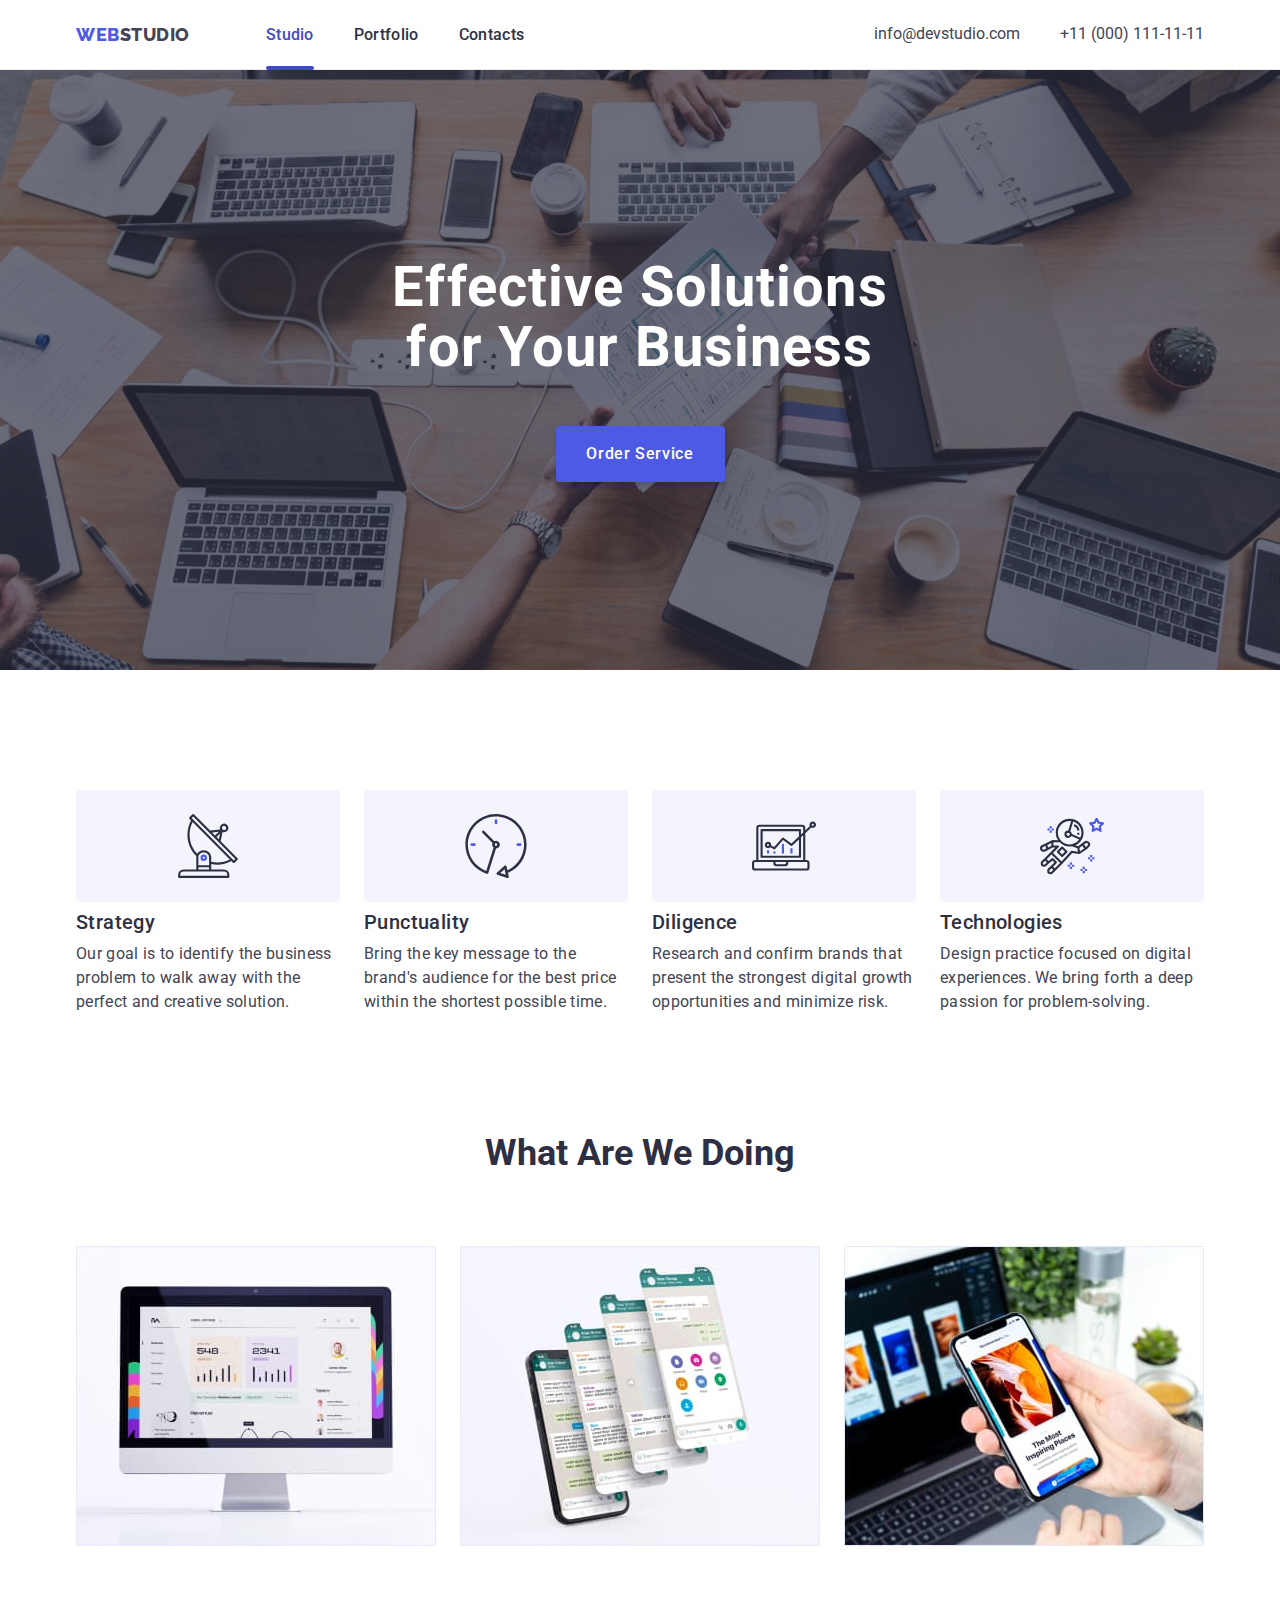
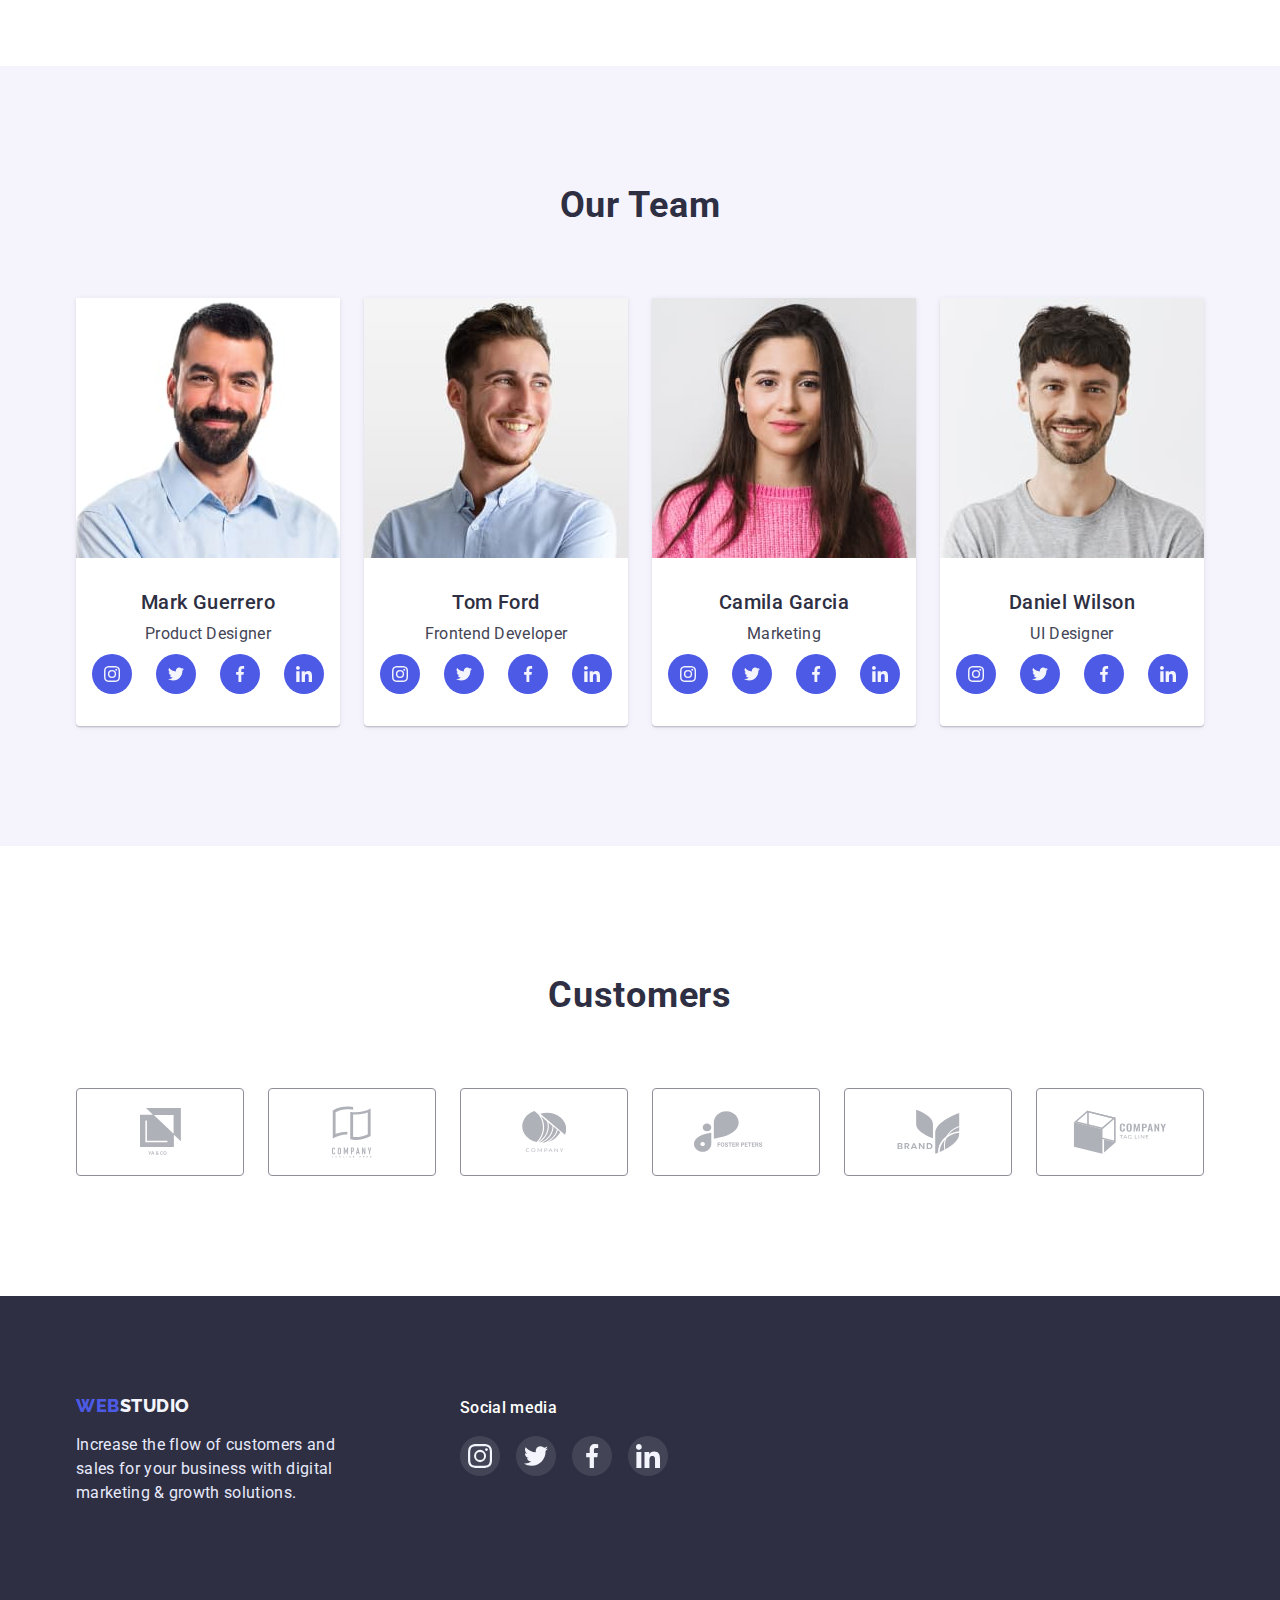
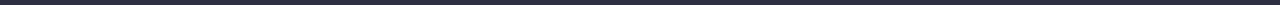
<file: index.html>
<!DOCTYPE html>
<html lang="en">
  <head>
    <meta charset="UTF-8" />
    <meta http-equiv="X-UA-Compatible" content="IE=edge" />
    <meta name="viewport" content="width=device-width, initial-scale=1.0" />
    <title>WebStudio</title>
    <link rel="preconnect" href="https://fonts.googleapis.com" />
    <link rel="preconnect" href="https://fonts.gstatic.com" crossorigin />
    <link rel="preconnect" href="https://fonts.googleapis.com" />
    <link rel="preconnect" href="https://fonts.gstatic.com" crossorigin />
    <link
      href="https://fonts.googleapis.com/css2?family=Raleway:wght@800&family=Roboto:wght@400;500;700;900&display=swap"
      rel="stylesheet"
    />
    <link
      rel="stylesheet"
      href="https://cdnjs.cloudflare.com/ajax/libs/modern-normalize/1.1.0/modern-normalize.min.css"
    />
    <link rel="stylesheet" href="./css/styles.css" />
  </head>

  <body>
    <!-- Header section -->
    <header class="header">
      <div class="container">
        <div class="container-header">
          <a class="logo" href="./index.html">
            <span class="logo-accent">Web</span>Studio</a
          >
          <nav>
            <ul class="site-nav">
              <li class="item">
                <a href="./index.html" class="nav-link current">Studio</a>
              </li>
              <li class="item">
                <a href="./portfolio.html" class="nav-link">Portfolio</a>
              </li>
              <li class="item">
                <a href="" class="nav-link">Contacts</a>
              </li>
            </ul>
          </nav>
          <address class="address">
            <ul class="address-list">
              <li class="item">
                <a href="mailto:info@devstudio.com" class="address-link"
                  >info@devstudio.com</a
                >
              </li>
              <li class="item">
                <a href="tel:+110001111111" class="address-link"
                  >+11 (000) 111-11-11</a
                >
              </li>
            </ul>
          </address>
        </div>
      </div>
    </header>
    <main>
      <!-- section hero -->
      <section class="hero">
        <h1 class="hero-header">Effective Solutions for Your Business</h1>
        <button class="btn" type="button" data-modal-open>Order Service</button>
      </section>
      <!-- section our advantages -->
      <section class="advantages">
        <div class="container">
          <h2 class="visually-hidden">Our advantages</h2>
          <ul class="advantages-list">
            <li class="item">
              <div class="icons">
                <svg class="advantages-sprite">
                  <use href="./images/symbol-defs.svg#icon-antenna"></use>
                </svg>
              </div>
              <h3 class="subtitle-advantages">Strategy</h3>
              <p class="text-advantages">
                Our goal is to identify the business problem to walk away with
                the perfect and creative solution.
              </p>
            </li>
            <li class="item">
              <div class="icons">
                <svg width="64" height="64">
                  <use href="./images/symbol-defs.svg#icon-clock"></use>
                </svg>
              </div>
              <h3 class="subtitle-advantages">Punctuality</h3>
              <p class="text-advantages">
                Bring the key message to the brand's audience for the best price
                within the shortest possible time.
              </p>
            </li>
            <li class="item">
              <div class="icons">
                <svg width="64" height="64">
                  <use href="./images/symbol-defs.svg#icon-diagram"></use>
                </svg>
              </div>
              <h3 class="subtitle-advantages">Diligence</h3>
              <p class="text-advantages">
                Research and confirm brands that present the strongest digital
                growth opportunities and minimize risk.
              </p>
            </li>
            <li class="item">
              <div class="icons">
                <svg width="64" height="64">
                  <use href="./images/symbol-defs.svg#icon-astronaut"></use>
                </svg>
              </div>
              <h3 class="subtitle-advantages">Technologies</h3>
              <p class="text-advantages">
                Design practice focused on digital experiences. We bring forth a
                deep passion for problem-solving.
              </p>
            </li>
          </ul>
        </div>
      </section>
      <!-- section what are we doing -->
      <section class="occupation">
        <div class="container">
          <h2 class="gallery-title">What are we doing</h2>
          <ul class="occupation-list">
            <li class="item">
              <img
                class="gallery-image"
                src="./images/monitor.jpg"
                alt="Desktop monitor"
                width="360"
                height="300"
              />
            </li>
            <li class="item">
              <img
                class="gallery-image"
                src="./images/mobile-messenger.jpg"
                alt="Mobile messenger correspondence"
                width="360"
                height="300"
              />
            </li>
            <li class="item">
              <img
                class="gallery-item"
                src="./images/mobile-in-hand.jpg"
                alt="Mobile phone with a picture on the screen in a hand"
                width="360"
                height="300"
              />
            </li>
          </ul>
        </div>
      </section>
      <!-- section our team -->
      <!-- social links list-->
      <section class="team">
        <div class="container">
          <h2 class="title-section">Our Team</h2>
          <ul class="team-list">
            <li class="team-link">
              <img
                src="./images/product_designer.jpg"
                alt="Man on the photo"
                width="264"
                height="260"
              />
              <h3 class="subtitle-team">Mark Guerrero</h3>
              <p class="text-team">Product Designer</p>
              <ul class="social-links">
                <li>
                  <a
                    href="https://instagram.com"
                    class="link"
                    aria-label="instagram icon"
                  >
                    <svg class="link-icon" width="16" height="16">
                      <use
                        href="./images/symbol-defs.svg#icon-instagram-big"
                      ></use>
                    </svg>
                  </a>
                </li>
                <li>
                  <a
                    href="https://twitter.com"
                    class="link"
                    aria-label="twitter icon"
                  >
                    <svg class="link-icon" width="16" height="16">
                      <use
                        href="./images/symbol-defs.svg#icon-twitter-big"
                      ></use>
                    </svg>
                  </a>
                </li>
                <li>
                  <a
                    href="https://facebook.com"
                    class="link"
                    aria-label="facebook icon"
                  >
                    <svg class="link-icon" width="16" height="16">
                      <use
                        href="./images/symbol-defs.svg#icon-facebook-big"
                      ></use>
                    </svg>
                  </a>
                </li>
                <li>
                  <a
                    href="https://linkedin.com"
                    class="link"
                    aria-label="linkedin icon"
                  >
                    <svg class="link-icon" width="16" height="16">
                      <use
                        href="./images/symbol-defs.svg#icon-linkedin-big"
                      ></use>
                    </svg>
                  </a>
                </li>
              </ul>
            </li>
            <li class="team-link">
              <img
                src="./images/frontend_developer.jpg"
                alt="Man on the photo"
                width="264"
                height="260"
              />
              <h3 class="subtitle-team">Tom Ford</h3>
              <p class="text-team">Frontend Developer</p>
              <ul class="social-links">
                <li>
                  <a
                    href="https://instagram.com"
                    class="link"
                    aria-label="instagram icon"
                  >
                    <svg class="link-icon" width="16" height="16">
                      <use
                        href="./images/symbol-defs.svg#icon-instagram-big"
                      ></use>
                    </svg>
                  </a>
                </li>
                <li>
                  <a
                    href="https://twitter.com"
                    class="link"
                    aria-label="twitter icon"
                  >
                    <svg class="link-icon" width="16" height="16">
                      <use
                        href="./images/symbol-defs.svg#icon-twitter-big"
                      ></use>
                    </svg>
                  </a>
                </li>
                <li>
                  <a
                    href="https://facebook.com"
                    class="link"
                    aria-label="facebook icon"
                  >
                    <svg class="link-icon" width="16" height="16">
                      <use
                        href="./images/symbol-defs.svg#icon-facebook-big"
                      ></use>
                    </svg>
                  </a>
                </li>
                <li>
                  <a
                    href="https://linkedin.com"
                    class="link"
                    aria-label="linkedin icon"
                  >
                    <svg class="link-icon" width="16" height="16">
                      <use
                        href="./images/symbol-defs.svg#icon-linkedin-big"
                      ></use>
                    </svg>
                  </a>
                </li>
              </ul>
            </li>
            <li class="team-link">
              <img
                src="./images/marketing.jpg"
                alt="Woman on the photo"
                width="264"
                height="260"
              />
              <h3 class="subtitle-team">Camila Garcia</h3>
              <p class="text-team">Marketing</p>
              <ul class="social-links">
                <li>
                  <a
                    href="https://instagram.com"
                    class="link"
                    aria-label="instagram icon"
                  >
                    <svg class="link-icon" width="16" height="16">
                      <use
                        href="./images/symbol-defs.svg#icon-instagram-big"
                      ></use>
                    </svg>
                  </a>
                </li>
                <li>
                  <a
                    href="https://twitter.com"
                    class="link"
                    aria-label="twitter icon"
                  >
                    <svg class="link-icon" width="16" height="16">
                      <use
                        href="./images/symbol-defs.svg#icon-twitter-big"
                      ></use>
                    </svg>
                  </a>
                </li>
                <li>
                  <a
                    href="https://facebook.com"
                    class="link"
                    aria-label="facebook icon"
                  >
                    <svg class="link-icon" width="16" height="16">
                      <use
                        href="./images/symbol-defs.svg#icon-facebook-big"
                      ></use>
                    </svg>
                  </a>
                </li>
                <li>
                  <a
                    href="https://linkedin.com"
                    class="link"
                    aria-label="linkedin icon"
                  >
                    <svg class="link-icon" width="16" height="16">
                      <use
                        href="./images/symbol-defs.svg#icon-linkedin-big"
                      ></use>
                    </svg>
                  </a>
                </li>
              </ul>
            </li>
            <li class="team-link">
              <img
                src="./images/ui_designer.jpg"
                alt="Man on the photo"
                width="264"
                height="260"
              />
              <h3 class="subtitle-team">Daniel Wilson</h3>
              <p class="text-team">UI Designer</p>
              <ul class="social-links">
                <li>
                  <a
                    href="https://instagram.com"
                    class="link"
                    aria-label="instagram icon"
                  >
                    <svg class="link-icon" width="16" height="16">
                      <use
                        href="./images/symbol-defs.svg#icon-instagram-big"
                      ></use>
                    </svg>
                  </a>
                </li>
                <li>
                  <a
                    href="https://twitter.com"
                    class="link"
                    aria-label="twitter icon"
                  >
                    <svg class="link-icon" width="16" height="16">
                      <use
                        href="./images/symbol-defs.svg#icon-twitter-big"
                      ></use>
                    </svg>
                  </a>
                </li>
                <li>
                  <a
                    href="https://facebook.com"
                    class="link"
                    aria-label="facebook icon"
                  >
                    <svg class="link-icon" width="16" height="16">
                      <use
                        href="./images/symbol-defs.svg#icon-facebook-big"
                      ></use>
                    </svg>
                  </a>
                </li>
                <li>
                  <a
                    href="https://linkedin.com"
                    class="link"
                    aria-label="linkedin icon"
                  >
                    <svg class="link-icon" width="16" height="16">
                      <use
                        href="./images/symbol-defs.svg#icon-linkedin-big"
                      ></use>
                    </svg>
                  </a>
                </li>
              </ul>
            </li>
          </ul>
        </div>
      </section>
      <!-- customers -->
      <section class="customers">
        <div class="container">
          <h2 class="title-section">Customers</h2>
          <ul class="customers-list">
            <li class="customers-image">
              <a href="" class="customers-link">
                <svg class="customers-logo" width="41" height="46.97">
                  <use href="./images/symbol-defs.svg#icon-customer1"></use>
                </svg>
              </a>
            </li>
            <li class="customers-image">
              <a href="" class="customers-link">
                <svg class="customers-logo" width="40" height="52">
                  <use href="./images/symbol-defs.svg#icon-customer2"></use>
                </svg>
              </a>
            </li>
            <li class="customers-image">
              <a href="" class="customers-link">
                <svg class="customers-logo" width="44" height="41">
                  <use href="./images/symbol-defs.svg#icon-customer3"></use>
                </svg>
              </a>
            </li>
            <li class="customers-image">
              <a href="" class="customers-link">
                <svg class="customers-logo" width="84" height="41">
                  <use href="./images/symbol-defs.svg#icon-customer4"></use>
                </svg>
              </a>
            </li>
            <li class="customers-image">
              <a href="" class="customers-link">
                <svg class="customers-logo" width="63" height="45">
                  <use href="./images/symbol-defs.svg#icon-customer5"></use>
                </svg>
              </a>
            </li>
            <li class="customers-image">
              <a href="" class="customers-link">
                <svg class="customers-logo" width="94" height="44">
                  <use href="./images/symbol-defs.svg#icon-customer6"></use>
                </svg>
              </a>
            </li>
          </ul>
        </div>
      </section>
    </main>
    <!-- Footer area -->
    <footer class="footer">
      <div class="footer-container">
        <div class="logo-container">
          <a class="footer-logo" href="./index.html">
            <span class="logo-accent">Web</span>Studio</a
          >
          <p class="footer-text">
            Increase the flow of customers and sales for your business with
            digital marketing & growth solutions.
          </p>
        </div>
        <div class="footer-social">
          <p class="social-title">Social media</p>
          <ul class="social-icons">
            <li class="social-item">
              <a href="" class="social-link" aria-label="instagram icon"
                ><svg class="social-icon" width="24" height="24">
                  <use
                    href="./images/symbol-defs.svg#icon-instagram-small"
                  ></use></svg
              ></a>
            </li>
            <li class="social-item">
              <a href="" class="social-link" aria-label="twitter icon"
                ><svg class="social-icon" width="24" height="24">
                  <use
                    href="./images/symbol-defs.svg#icon-twitter-small"
                  ></use></svg
              ></a>
            </li>
            <li class="social-item">
              <a href="" class="social-link" aria-label="facebook icon"
                ><svg class="social-icon" width="24" height="24">
                  <use
                    href="./images/symbol-defs.svg#icon-facebook-small"
                  ></use></svg
              ></a>
            </li>
            <li class="social-item">
              <a href="" class="social-link" aria-label="linkedin icon"
                ><svg class="social-icon" width="24" height="24">
                  <use
                    href="./images/symbol-defs.svg#icon-linkedin-small"
                  ></use></svg
              ></a>
            </li>
          </ul>
        </div>
      </div>
    </footer>
    <div class="backdrop is-hidden" data-modal>
      <div class="modal">
        <button type="button" class="modal-close-btn" data-modal-close>
          <svg class="modal-close-btn-icon" width="8" height="8">
            <use href="./images/symbol-defs.svg#icon-close-modal"></use>
          </svg>
        </button>
      </div>
    </div>

    <script src="./js/modals.js"></script>
  </body>
</html>
</file>
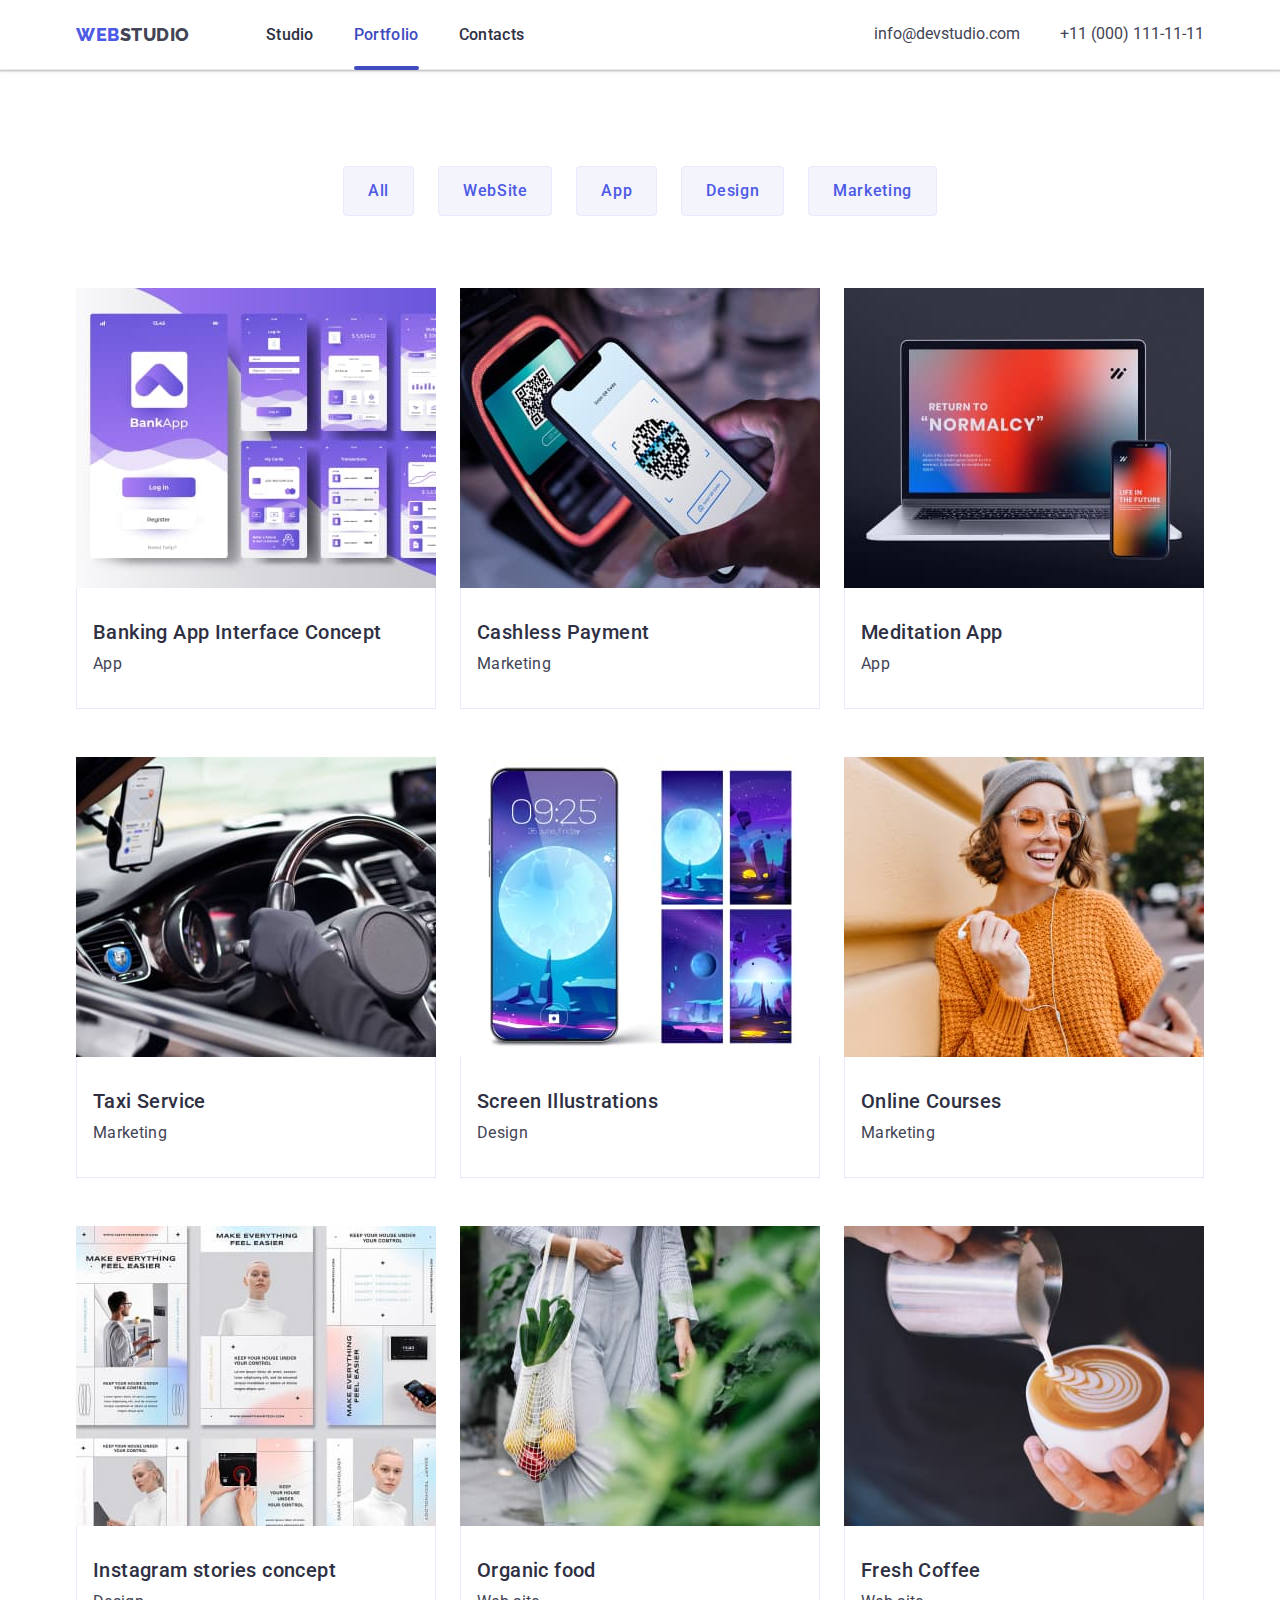
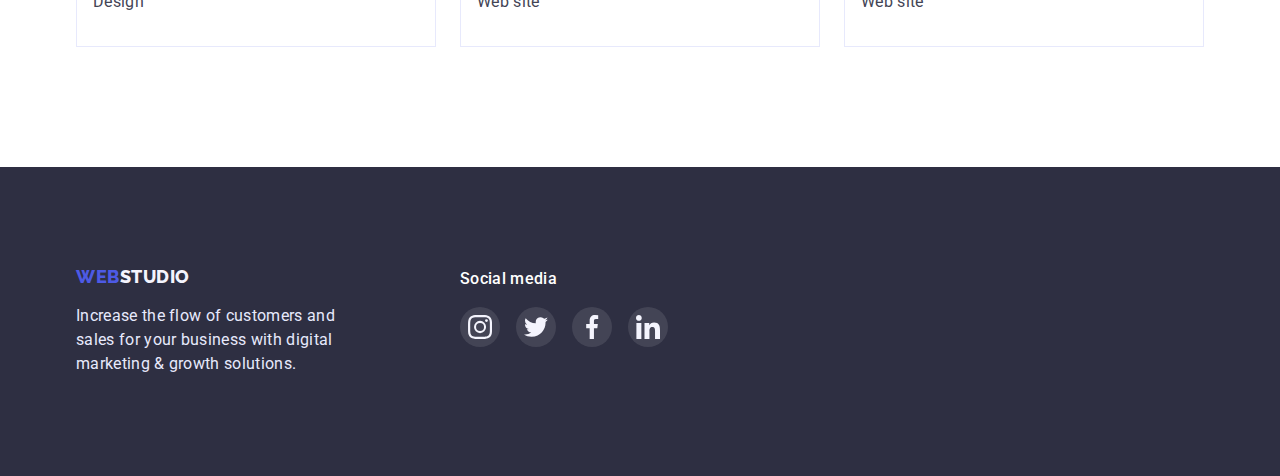
<file: portfolio.html>
<!DOCTYPE html>
<html lang="en">
  <head>
    <meta charset="UTF-8" />
    <meta http-equiv="X-UA-Compatible" content="IE=edge" />
    <meta name="viewport" content="width=device-width, initial-scale=1.0" />
    <title>Portfolio</title>
    <link
      href="https://fonts.googleapis.com/css2?family=Raleway:wght@800&family=Roboto:wght@400;500;700;900&display=swap"
      rel="stylesheet"
    />
    <link
      rel="stylesheet"
      href="https://cdnjs.cloudflare.com/ajax/libs/modern-normalize/1.1.0/modern-normalize.min.css"
    />
    <link rel="stylesheet" href="./css/styles.css" />
  </head>

  <body>
    <!-- Header section -->
    <header class="header">
      <div class="container">
        <div class="container-header">
          <a class="logo" href="./index.html">
            <span class="logo-accent">Web</span>Studio</a
          >
          <nav>
            <ul class="site-nav">
              <li class="item">
                <a href="./index.html" class="nav-link">Studio</a>
              </li>
              <li class="item">
                <a href="./portfolio.html" class="nav-link current"
                  >Portfolio</a
                >
              </li>
              <li class="item">
                <a href="" class="nav-link">Contacts</a>
              </li>
            </ul>
          </nav>
          <address class="address">
            <ul class="address-list">
              <li class="item">
                <a href="mailto:info@devstudio.com" class="address-link"
                  >info@devstudio.com</a
                >
              </li>
              <li class="item">
                <a href="tel:+110001111111" class="address-link"
                  >+11 (000) 111-11-11</a
                >
              </li>
            </ul>
          </address>
        </div>
      </div>
    </header>
    <!-- Main content of the site -->
    <main>
      <section class="section-portfolio">
        <div class="container">
          <h1 class="visually-hidden">List of our projects</h1>
          <ul class="btn-list">
            <li class="btn-item"><button class="button">All</button></li>
            <li class="btn-item">
              <button class="button">WebSite</button>
            </li>
            <li class="btn-item"><button class="button">App</button></li>
            <li class="btn-item">
              <button class="button">Design</button>
            </li>
            <li class="btn-item">
              <button class="button">Marketing</button>
            </li>
          </ul>
          <ul class="card-set">
            <li class="card-item">
              <a href="" class="card-item-link">
                <div class="team-list-img-wrapper">
                  <img
                    src="./images/banking-img.jpg"
                    alt="banking app interface"
                    width="360"
                    height="300"
                  />
                  <p class="overlay">
                    14 Stylish and User-Friendly App Design Concepts · Task
                    Manager App · Calorie Tracker App · Exotic Fruit Ecommerce
                    App · Cloud Storage App
                  </p>
                </div>
                <div class="card-container">
                  <h2 class="projects-header">Banking App Interface Concept</h2>
                  <p class="projects-text">App</p>
                </div>
              </a>
            </li>
            <li class="card-item">
              <a href="" class="card-item-link">
                <div class="team-list-img-wrapper">
                  <img
                    src="./images/cashless-img.jpg"
                    alt="cashless payment"
                    width="360"
                    height="300"
                  />
                  <p class="overlay">
                    14 Stylish and User-Friendly App Design Concepts · Task
                    Manager App · Calorie Tracker App · Exotic Fruit Ecommerce
                    App · Cloud Storage App
                  </p>
                </div>

                <div class="card-container">
                  <h2 class="projects-header">Cashless Payment</h2>
                  <p class="projects-text">Marketing</p>
                </div>
              </a>
            </li>
            <li class="card-item">
              <a href="" class="card-item-link">
                <div class="team-list-img-wrapper">
                  <img
                    src="./images/meditation-img.jpg"
                    alt="meditation app"
                    width="360"
                    height="300"
                  />
                  <p class="overlay">
                    14 Stylish and User-Friendly App Design Concepts · Task
                    Manager App · Calorie Tracker App · Exotic Fruit Ecommerce
                    App · Cloud Storage App
                  </p>
                </div>

                <div class="card-container">
                  <h2 class="projects-header">Meditation App</h2>
                  <p class="projects-text">App</p>
                </div>
              </a>
            </li>
            <li class="card-item">
              <a href="" class="card-item-link">
                <div class="team-list-img-wrapper">
                  <img
                    src="./images/taxi-img.jpg"
                    alt="taxi service"
                    width="360"
                    height="300"
                  />
                  <p class="overlay">
                    14 Stylish and User-Friendly App Design Concepts · Task
                    Manager App · Calorie Tracker App · Exotic Fruit Ecommerce
                    App · Cloud Storage App
                  </p>
                </div>

                <div class="card-container">
                  <h2 class="projects-header">Taxi Service</h2>
                  <p class="projects-text">Marketing</p>
                </div>
              </a>
            </li>
            <li class="card-item">
              <a href="" class="card-item-link">
                <div class="team-list-img-wrapper">
                  <img
                    src="./images/screen-img.jpg"
                    alt="screen illustrations"
                    width="360"
                    height="300"
                  />
                  <p class="overlay">
                    14 Stylish and User-Friendly App Design Concepts · Task
                    Manager App · Calorie Tracker App · Exotic Fruit Ecommerce
                    App · Cloud Storage App
                  </p>
                </div>

                <div class="card-container">
                  <h2 class="projects-header">Screen Illustrations</h2>
                  <p class="projects-text">Design</p>
                </div>
              </a>
            </li>
            <li class="card-item">
              <a href="" class="card-item-link">
                <div class="team-list-img-wrapper">
                  <img
                    src="./images/online-img.jpg"
                    alt="online courses"
                    width="360"
                    height="300"
                  />
                  <p class="overlay">
                    14 Stylish and User-Friendly App Design Concepts · Task
                    Manager App · Calorie Tracker App · Exotic Fruit Ecommerce
                    App · Cloud Storage App
                  </p>
                </div>

                <div class="card-container">
                  <h2 class="projects-header">Online Courses</h2>
                  <p class="projects-text">Marketing</p>
                </div>
              </a>
            </li>
            <li class="card-item">
              <a href="" class="card-item-link">
                <div class="team-list-img-wrapper">
                  <img
                    src="./images/instagram-img.jpg"
                    alt="instagram stories"
                    width="360"
                    height="300"
                  />
                  <p class="overlay">
                    14 Stylish and User-Friendly App Design Concepts · Task
                    Manager App · Calorie Tracker App · Exotic Fruit Ecommerce
                    App · Cloud Storage App
                  </p>
                </div>

                <div class="card-container">
                  <h2 class="projects-header">Instagram stories concept</h2>
                  <p class="projects-text">Design</p>
                </div>
              </a>
            </li>
            <li class="card-item">
              <a href="" class="card-item-link">
                <div class="team-list-img-wrapper">
                  <img
                    src="./images/organic-img.jpg"
                    alt="organic food"
                    width="360"
                    height="300"
                  />
                  <p class="overlay">
                    14 Stylish and User-Friendly App Design Concepts · Task
                    Manager App · Calorie Tracker App · Exotic Fruit Ecommerce
                    App · Cloud Storage App
                  </p>
                </div>

                <div class="card-container">
                  <h2 class="projects-header">Organic food</h2>
                  <p class="projects-text">Web site</p>
                </div>
              </a>
            </li>
            <li class="card-item">
              <a href="" class="card-item-link">
                <div class="team-list-img-wrapper">
                  <img
                    src="./images/fresh-img.jpg"
                    alt="fresh coffee"
                    width="360"
                    height="300"
                  />
                  <p class="overlay">
                    14 Stylish and User-Friendly App Design Concepts · Task
                    Manager App · Calorie Tracker App · Exotic Fruit Ecommerce
                    App · Cloud Storage App
                  </p>
                </div>
                <div class="card-container">
                  <h2 class="projects-header">Fresh Coffee</h2>
                  <p class="projects-text">Web site</p>
                </div>
              </a>
            </li>
          </ul>
        </div>
      </section>
    </main>
    <!-- Footer area -->
    <footer class="footer">
      <div class="footer-container">
        <div class="logo-container">
          <a class="footer-logo" href="./index.html">
            <span class="logo-accent">Web</span>Studio</a
          >
          <p class="footer-text">
            Increase the flow of customers and sales for your business with
            digital marketing & growth solutions.
          </p>
        </div>
        <div class="footer-social">
          <p class="social-title">Social media</p>
          <ul class="social-icons">
            <li class="social-item">
              <a href="" class="social-link" aria-label="instagram icon"
                ><svg class="social-icon" width="24" height="24">
                  <use
                    href="./images/symbol-defs.svg#icon-instagram-small"
                  ></use></svg
              ></a>
            </li>
            <li class="social-item">
              <a href="" class="social-link" aria-label="twitter icon"
                ><svg class="social-icon" width="24" height="24">
                  <use
                    href="./images/symbol-defs.svg#icon-twitter-small"
                  ></use></svg
              ></a>
            </li>
            <li class="social-item">
              <a href="" class="social-link" aria-label="facebook icon"
                ><svg class="social-icon" width="24" height="24">
                  <use
                    href="./images/symbol-defs.svg#icon-facebook-small"
                  ></use></svg
              ></a>
            </li>
            <li class="social-item">
              <a href="" class="social-link" aria-label="linkedin icon"
                ><svg class="social-icon" width="24" height="24">
                  <use
                    href="./images/symbol-defs.svg#icon-linkedin-small"
                  ></use></svg
              ></a>
            </li>
          </ul>
        </div>
      </div>
    </footer>
  </body>
</html>
</file>
<file: css/styles.css>
:root {
  --primary-bg-color: #ffffff;
  --secondary-bg-color: #4d5ae5;
  --color-main-text: #434455;
  --color-secondary-text: #2e2f42;
  --accent: #404bbf;
  --color-bg-team: #f5f4fd;
  --color-footer-logo: #f4f4fd;
  --color-footer-text: #e7e9fc;
  --border-customers-color: #8e8f99;
  --customers-logo-color: #afb1b8;
  --transition-duration-and-func: 250ms cubic-bezier(0.4, 0, 0.2, 1);
}

/* General formatting */

body {
  background-color: var(--primary-bg-color);
  color: var(--color-main-text);
  font-family: "Roboto", sans-serif;
  font-style: normal;
  font-size: 16px;
}

ul,
ol {
  list-style: none;
  padding: 0;
  margin: 0;
}

a {
  text-decoration: none;
}

button {
  cursor: pointer;
}

.container {
  margin-right: auto;
  margin-left: auto;
  width: 1158px;
  padding-left: 15px;
  padding-right: 15px;
}

/* Logo */
.logo {
  margin-right: 76px;

  color: var(--color-main-text);
  font-family: "Raleway", sans-serif;
  font-weight: 800;
  font-size: 18px;
  line-height: 1.33;
  letter-spacing: 0.03em;
  text-transform: uppercase;
}

.logo-accent {
  color: var(--secondary-bg-color);
}

/* Header */

.header {
  border-bottom: 1px solid #ececec;
  box-shadow: 0px 2px 1px rgba(46, 47, 66, 0.08),
    0px 1px 1px rgba(46, 47, 66, 0.16), 0px 1px 6px rgba(46, 47, 66, 0.08);
}

.container-header {
  display: flex;
  align-items: center;
}

/* Nav */

.site-nav {
  display: flex;
}

.site-nav .item:not(:first-child) {
  margin-left: 40px;
}

.nav-link {
  display: block;
  padding-top: 24px;
  padding-bottom: 24px;

  color: var(--color-secondary-text);
  font-weight: 500;
  line-height: 1.33;
  letter-spacing: 0.02em;
  transition: color var(--transition-duration-and-func);
}

.nav-link:hover,
.nav-link:focus {
  color: var(--accent);
}

.nav-link.current {
  color: var(--accent);
  position: relative;
}

.nav-link.current::after {
  content: "";
  position: absolute;
  display: block;
  bottom: -1px;

  width: 100%;
  height: 4px;
  border-radius: 2px;
  background-color: var(--accent);
}

.address {
  margin-left: auto;
}

.address-list {
  display: flex;
}

.address-list .item + .item {
  margin-left: 40px;
}

.address-link {
  font-style: normal;
  color: var(--color-main-text);
  transition: color var(--transition-duration-and-func);
}
.address-link:hover,
.address-link:focus {
  color: var(--accent);
}

/* Section hero */
.hero {
  padding: 188px 0;
  margin-right: auto;
  margin-left: auto;
  text-align: center;
  max-width: 1440px;
  background-position: center;
  background-size: cover;
  background-image: linear-gradient(
      rgba(46, 47, 66, 0.7),
      rgba(46, 47, 66, 0.7)
    ),
    url(../images/people-office.jpg);
}

.hero-header {
  margin-top: 0;
  margin-bottom: 48px;
  margin-left: auto;
  margin-right: auto;
  width: 496px;
  font-weight: 700;
  font-size: 56px;
  line-height: 1.07;
  text-align: center;
  letter-spacing: 0.02em;
  color: var(--primary-bg-color);
}

.btn {
  border: none;
  border-radius: 4px;
  width: 169px;
  height: 56px;

  box-shadow: 0px 4px 4px rgba(0, 0, 0, 0.15);
  background-color: var(--secondary-bg-color);
  color: var(--primary-bg-color);

  font-family: "Roboto", sans-serif;
  font-weight: 500;
  font-size: 16px;
  line-height: 1.33;
  letter-spacing: 0.04em;
  transition: background-color var(--transition-duration-and-func);
}

.btn:hover,
.btn:focus {
  background-color: var(--accent);
}

/* Our advantages section style */
.advantages {
  padding-top: 120px;
}

.visually-hidden {
  position: absolute;
  white-space: nowrap;
  width: 1px;
  height: 1px;
  overflow: hidden;
  border: 0;
  padding: 0;
  clip: rect(0 0 0 0);
  clip-path: inset(50%);
  margin: -1px;
}

.advantages-list {
  display: flex;
}

.advantages-list > .item {
  flex-basis: calc((100% - 72px) / 4);
  display: flex;
  flex-direction: column;
}

.icons {
  display: flex;
  justify-content: center;
  padding-top: 24px;
  padding-bottom: 24px;
  border-radius: 4px;
  background-color: var(--color-footer-logo);
}

.advantages-sprite {
  width: 64px;
  height: 64px;
}

.subtitle-advantages {
  margin-top: 8px;
  margin-bottom: 8px;
  font-weight: 500;
  font-size: 20px;
  line-height: 1.2;
  letter-spacing: 0.02em;
  color: var(--color-secondary-text);
}

.text-advantages {
  margin: 0;
  line-height: 1.5;
  letter-spacing: 0.02em;
}

.advantages-list .item + .item {
  margin-left: 24px;
}

/* Section what are we doing */

.occupation {
  padding-top: 120px;
  padding-bottom: 120px;
}

.gallery-title {
  margin-top: 0;
  margin-bottom: 72px;

  font-weight: 700;
  font-size: 36px;
  line-height: 1.11;
  color: var(--color-secondary-text);
  text-align: center;
  text-transform: capitalize;
}

img {
  display: block;
  max-width: 100%;
  height: auto;
}

.occupation-list {
  display: flex;
}

.occupation-list .item + .item {
  margin-left: 24px;
}

/* Section our team  */
.team {
  padding-top: 120px;
  padding-bottom: 120px;
  background-color: var(--color-bg-team);
}

.title-section {
  margin-top: 0;
  margin-bottom: 72px;

  font-weight: 700;
  font-size: 36px;
  line-height: 1.11;
  letter-spacing: 0.02em;
  text-align: center;
  text-transform: capitalize;
  color: var(--color-secondary-text);
}

.team-list {
  display: flex;
}

.team-link {
  padding-bottom: 32px;
  border-radius: 0px 0px 4px 4px;
  background-color: var(--primary-bg-color);
  box-shadow: 0px 1px 6px rgba(46, 47, 66, 0.08),
    0px 1px 1px rgba(46, 47, 66, 0.16), 0px 2px 1px rgba(46, 47, 66, 0.08);
}

.team-link:not(:last-child) {
  margin-right: 24px;
}

.subtitle-team {
  margin-top: 32px;
  margin-bottom: 8px;
  font-weight: 500;
  font-size: 20px;
  line-height: 1.2;
  letter-spacing: 0.02em;
  text-align: center;
  color: var(--color-secondary-text);
}

.text-team {
  margin-top: 0;
  margin-bottom: 0;
  text-align: center;
  line-height: 1.5;
  letter-spacing: 0.02em;
}

/* social links list */

.social-links {
  display: flex;
  justify-content: center;
  margin-top: 8px;
}

.social-links .link {
  display: flex;
  align-items: center;
  justify-content: center;
  width: 40px;
  height: 40px;
  border-radius: 50%;

  background-color: var(--secondary-bg-color);
  transition: background-color var(--transition-duration-and-func);
}

.social-links > li {
  margin-right: 24px;
}

.social-links > li:last-child {
  margin-right: 0;
}

.social-links .link:hover,
.social-links .link:focus {
  background-color: var(--accent);
}

/* customers */

.customers {
  padding-top: 130px;
  padding-bottom: 120px;
}

.customers-list {
  display: flex;
}

.customers-image {
  display: flex;
}

.customers-image:not(:last-child) {
  margin-right: 24px;
}

.customers-link {
  display: flex;
  justify-content: center;
  align-items: center;
  fill: var(--customers-logo-color);
  width: 168px;
  height: 88px;
  border: 1px solid var(--border-customers-color);
  border-radius: 4px;
  transition: fill var(--transition-duration-and-func),
    border-color var(--transition-duration-and-func);
}

.customer-logo {
  fill: #afb1b8;
}

.customers-list .customers-link:hover,
.customers-list .customers-link:focus {
  fill: var(--accent);
  border-color: var(--accent);
}

/* Footer */
.footer {
  padding-top: 100px;
  padding-bottom: 100px;
  background-color: var(--color-secondary-text);
}

.footer-container {
  display: flex;
  width: 1158px;
  margin-right: auto;
  margin-left: auto;
  padding-left: 15px;
  padding-right: 15px;
}

.logo-container {
  display: flex;
  flex-direction: column;
}
.footer-logo {
  margin-bottom: 16px;
  color: var(--color-footer-logo);
  font-family: "Raleway", sans-serif;
  font-style: normal;
  font-weight: 800;
  font-size: 18px;
  line-height: 1.16;
  align-items: center;
  letter-spacing: 0.03em;
  text-transform: uppercase;
}

.footer-text {
  margin-top: 0;
  margin-bottom: 0;
  width: 264px;
  color: var(--color-footer-text);
  line-height: 1.5;
  letter-spacing: 0.02em;
}

.footer-social {
  margin-left: 120px;
  width: 208px;
}

.social-title {
  margin-top: 0;
  margin-bottom: 16px;
  font-weight: 500;
  line-height: 1.5;
  letter-spacing: 0.02em;
  color: var(--primary-bg-color);
}

.social-icons {
  display: flex;
}

.social-item {
  display: flex;
}

.social-link {
  display: flex;
  align-items: center;
  justify-content: center;
  width: 40px;
  height: 40px;
  border-radius: 50%;
  background-repeat: no-repeat;
  background-position: center;
  background-color: rgba(255, 255, 255, 0.1);
  transition: background-color var(--transition-duration-and-func);
}

.social-icons .social-link:hover,
.social-icons .social-link:focus {
  background-color: #31d0aa;
}

.social-item:not(:last-child) {
  margin-right: 16px;
}

/* modal window */

.backdrop {
  position: fixed;
  top: 0;
  z-index: 100;
  width: 100%;
  height: 100%;
  background-color: rgba(46, 47, 66, 0.4);

  transition: opacity var(--transition-duration-and-func),
    visibility var(--transition-duration-and-func);
}

.modal {
  position: absolute;
  top: 50%;
  left: 50%;
  transform: translate(-50%, -50%);
  width: 408px;
  height: 576px;
  background-color: #fcfcfc;
  box-shadow: 0px 1px 1px rgba(0, 0, 0, 0.14), 0px 1px 3px rgba(0, 0, 0, 0.12),
    0px 2px 1px rgba(0, 0, 0, 0.2);
  border-radius: 4px;
}

.backdrop.is-hidden {
  opacity: 0;
  visibility: hidden;
  pointer-events: none;
}

.modal-close-btn {
  position: absolute;
  top: 24px;
  right: 24px;
  display: flex;
  align-items: center;
  justify-content: center;
  width: 24px;
  height: 24px;
  border-radius: 50%;
  padding: 0;
  transition: background-color var(--transition-duration-and-func);
  background-color: var(--color-footer-text);
  border: 1px solid rgba(0, 0, 0, 0.1);
}

.modal-close-btn:hover,
.modal-close-btn:focus {
  border-color: var(--accent);
  background-color: var(--accent);
}

.modal-close-btn-icon {
  transition: fill var(--transition-duration-and-func);
}

.modal-close-btn:hover .modal-close-btn-icon,
.modal-close-btn:focus .modal-close-btn-icon {
  fill: var(--primary-bg-color);
}

/* Portfolio.html */

/* Main content of the site */
.section-portfolio {
  padding-top: 96px;
  padding-bottom: 120px;
}

.btn-list {
  display: flex;
  justify-content: center;
  flex-wrap: nowrap;
  margin-bottom: 72px;
}

.button {
  padding: 12px 24px;
  color: var(--secondary-bg-color);
  background-color: #f4f4fd;
  border: 1px solid #e7e9fc;
  border-radius: 4px;

  font-family: "Roboto", sans-serif;
  font-weight: 500;
  font-size: 16px;
  line-height: 1.5;
  letter-spacing: 0.04em;
  text-align: center;
  background-color: var(--color-footer-logo);
  transition: background-color var(--transition-duration-and-func),
    color var(--transition-duration-and-func),
    border-color var(--transition-duration-and-func),
    box-shadow var(--transition-duration-and-func);
}

.btn-item:not(:last-child) {
  margin-right: 24px;
}

.button:hover,
.button:focus {
  background-color: var(--accent);
  color: var(--primary-bg-color);
  border-color: transparent;
  box-shadow: 0px 3px 1px rgba(0, 0, 0, 0.1), 0px 2px 1px rgba(0, 0, 0, 0.08),
    0px 2px 2px rgba(0, 0, 0, 0.12);
}

.card-set {
  display: flex;
  flex-wrap: wrap;
}

.card-item {
  flex-basis: calc((100% - 48px) / 3);
}

.card-item:not(:nth-child(3n)) {
  margin-right: 24px;
}

.card-item:not(:nth-last-child(-n + 3)) {
  margin-bottom: 48px;
}

.card-item-link {
  display: block;
  transition: box-shadow var(--transition-duration-and-func);
}

.team-list-img-wrapper {
  position: relative;
  overflow: hidden;
}

.overlay {
  content: "";
  display: inline-block;
  position: absolute;
  left: 0;
  top: 0;
  margin: 0;
  width: 100%;
  height: 100%;
  overflow: auto;
  padding-top: 40px;
  padding-left: 32px;
  padding-right: 32px;

  font-weight: 400;
  line-height: 1.5;
  letter-spacing: 0.02em;

  background-color: var(--secondary-bg-color);
  background-blend-mode: soft-light;
  mix-blend-mode: normal;
  color: var(--color-footer-logo);
  transform: translate(0, 100%);
  transition: transform var(--transition-duration-and-func);
}

.card-item-link:hover .overlay,
.card-item-link:focus .overlay {
  transform: translate(0, 0);
}

.card-item-link:hover,
.card-item-link:focus {
  box-shadow: 0px 1px 6px rgba(46, 47, 66, 0.08),
    0px 1px 1px rgba(46, 47, 66, 0.16), 0px 2px 1px rgba(46, 47, 66, 0.08);
}

.card-container {
  padding-top: 32px;
  padding-bottom: 32px;
  padding-left: 16px;
  border-left: 1px solid #e7e9fc;
  border-bottom: 1px solid #e7e9fc;
  border-right: 1px solid #e7e9fc;
}

.projects-header {
  margin-bottom: 8px;
  margin-top: 0;
  font-weight: 500;
  font-size: 20px;
  line-height: 1.2;
  letter-spacing: 0.02em;
  color: var(--color-secondary-text);
}

.projects-text {
  margin: 0;
  line-height: 1.5;
  letter-spacing: 0.02em;
  color: var(--color-main-text);
}
</file>
